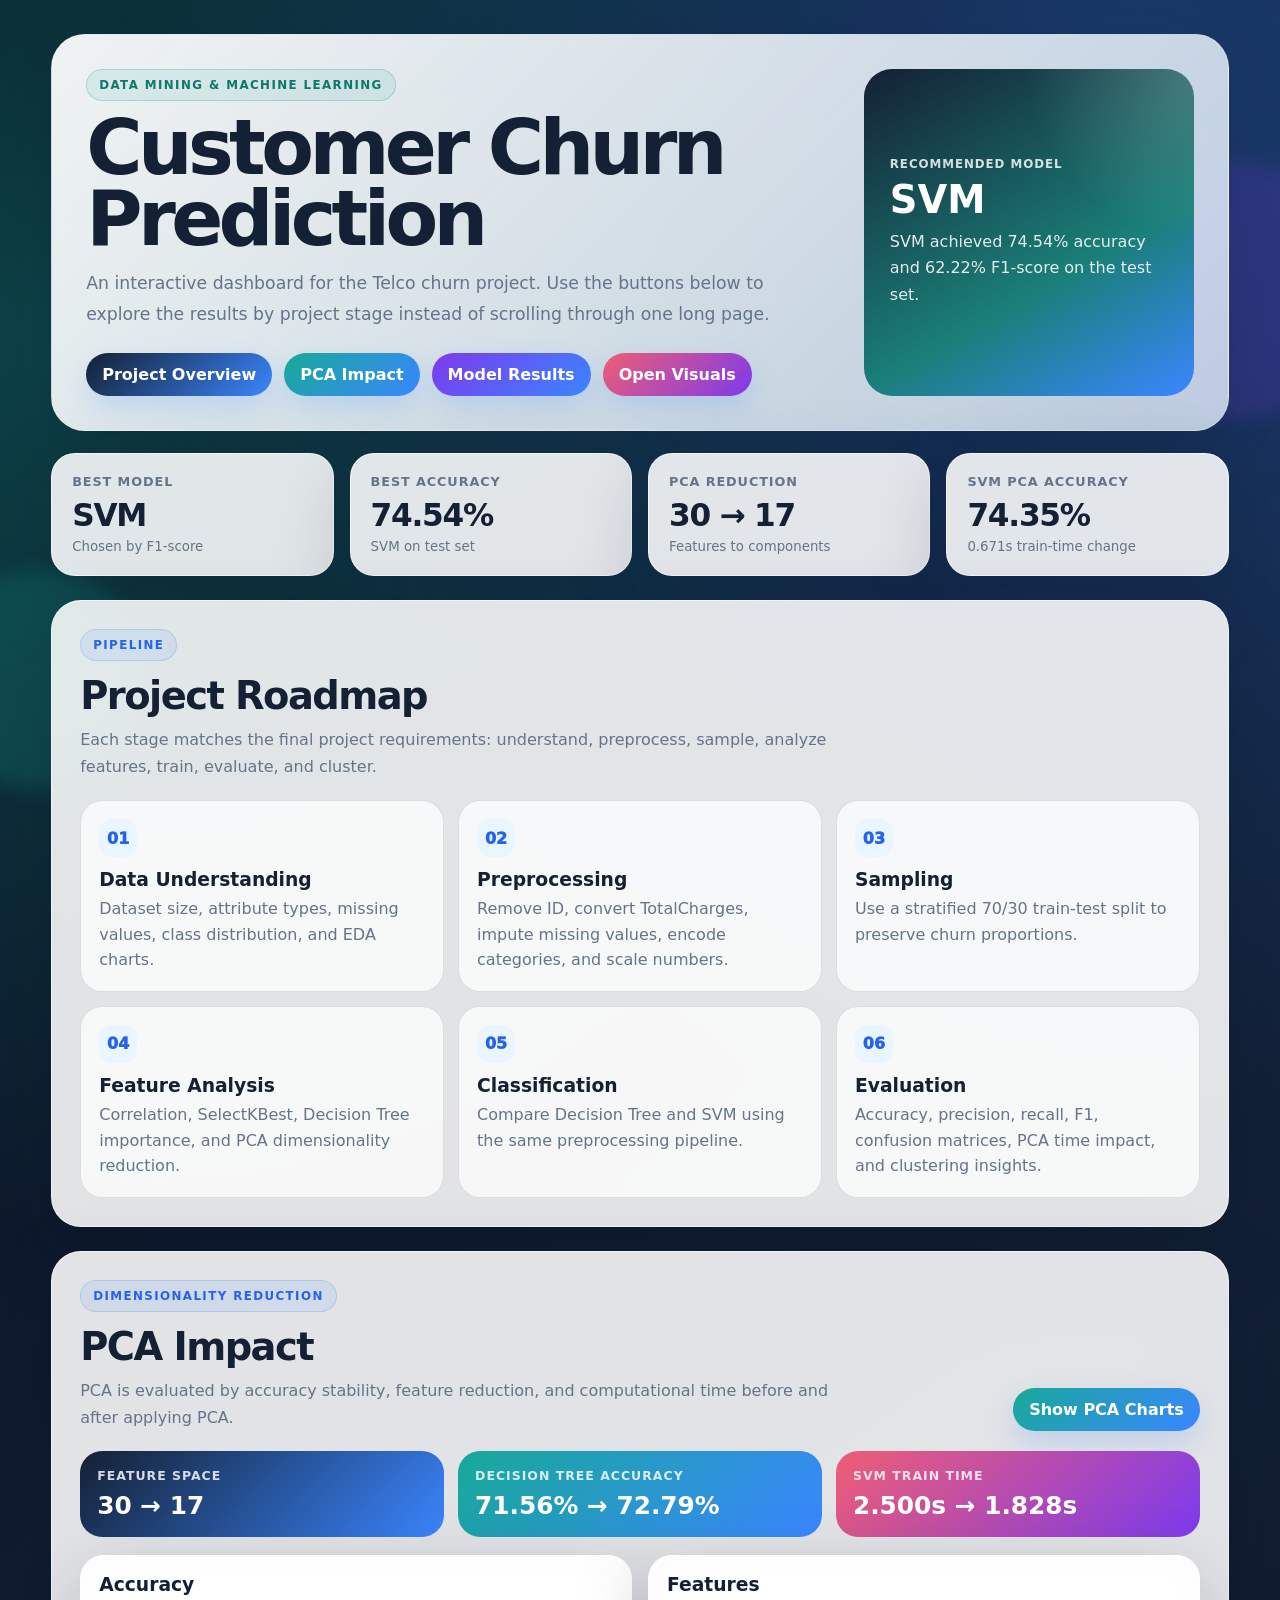
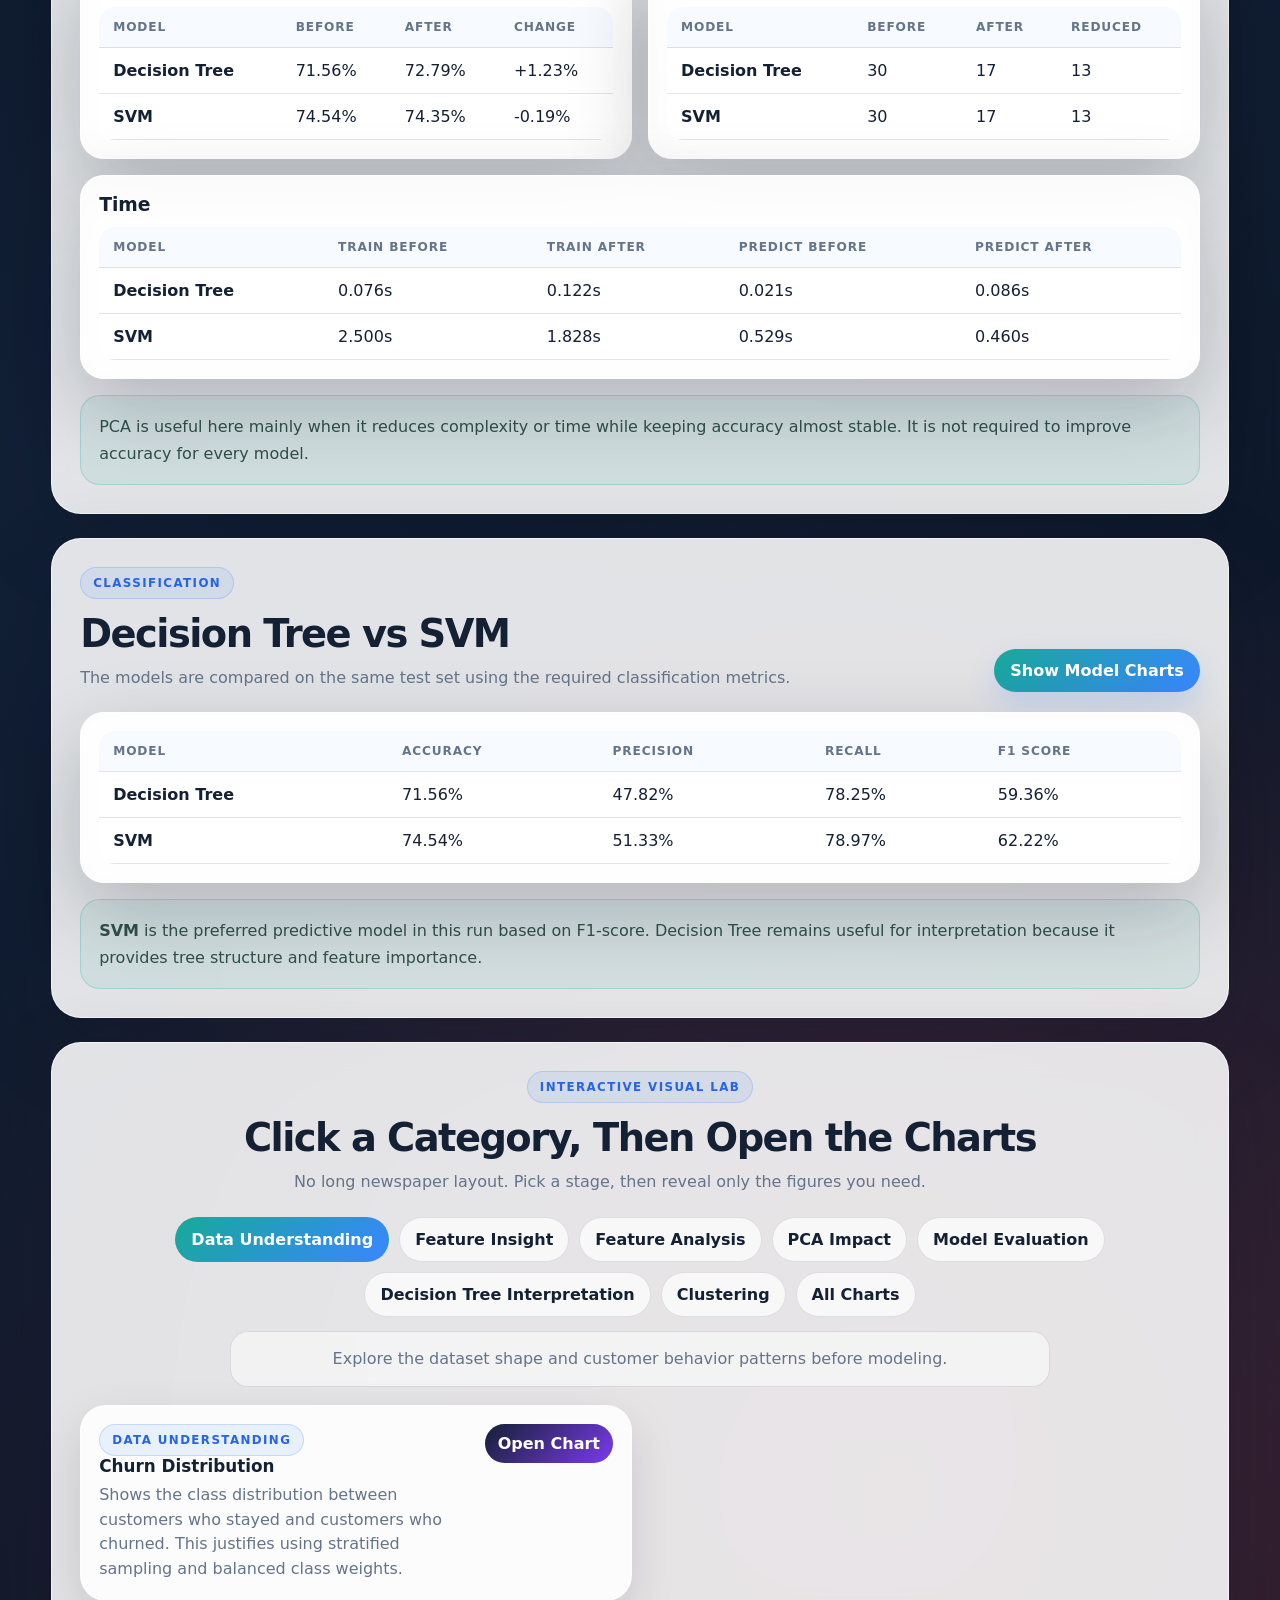
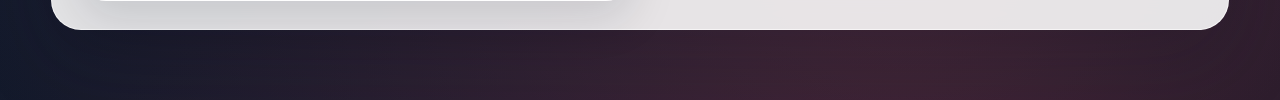
<file: dashboard/index.html>
<!DOCTYPE html>
<html lang="en">
<head>
  <meta charset="UTF-8" />
  <meta name="viewport" content="width=device-width, initial-scale=1.0" />
  <title>Customer Churn Prediction | Interactive Dashboard</title>
  <link rel="stylesheet" href="style.css" />
</head>
<body>
  <div class="orb orb-one"></div>
  <div class="orb orb-two"></div>

  <main class="app-shell">
    <section class="hero-card">
      <div class="hero-text">
        <span class="pill">Data Mining & Machine Learning</span>
        <h1>Customer Churn Prediction</h1>
        <p>
          An interactive dashboard for the Telco churn project. Use the buttons below to explore the results by project stage instead of scrolling through one long page.
        </p>
        <div class="hero-actions">
          <button class="jump-btn" data-target="overview">Project Overview</button>
          <button class="jump-btn" data-target="pca">PCA Impact</button>
          <button class="jump-btn" data-target="models">Model Results</button>
          <button class="jump-btn" data-target="visuals">Open Visuals</button>
        </div>
      </div>
      <div class="hero-panel">
        <span>Recommended Model</span>
        <strong id="heroBestModel">Loading...</strong>
        <p id="heroBestText">Results will appear when the dashboard data is loaded.</p>
      </div>
    </section>

    <section class="metric-strip" id="metricCards" aria-label="Key project metrics"></section>

    <section class="glass-panel" id="overview">
      <div class="section-heading">
        <span class="pill dark">Pipeline</span>
        <h2>Project Roadmap</h2>
        <p>Each stage matches the final project requirements: understand, preprocess, sample, analyze features, train, evaluate, and cluster.</p>
      </div>
      <div class="step-grid">
        <article><span>01</span><h3>Data Understanding</h3><p>Dataset size, attribute types, missing values, class distribution, and EDA charts.</p></article>
        <article><span>02</span><h3>Preprocessing</h3><p>Remove ID, convert TotalCharges, impute missing values, encode categories, and scale numbers.</p></article>
        <article><span>03</span><h3>Sampling</h3><p>Use a stratified 70/30 train-test split to preserve churn proportions.</p></article>
        <article><span>04</span><h3>Feature Analysis</h3><p>Correlation, SelectKBest, Decision Tree importance, and PCA dimensionality reduction.</p></article>
        <article><span>05</span><h3>Classification</h3><p>Compare Decision Tree and SVM using the same preprocessing pipeline.</p></article>
        <article><span>06</span><h3>Evaluation</h3><p>Accuracy, precision, recall, F1, confusion matrices, PCA time impact, and clustering insights.</p></article>
      </div>
    </section>

    <section class="glass-panel" id="pca">
      <div class="section-heading split">
        <div>
          <span class="pill dark">Dimensionality Reduction</span>
          <h2>PCA Impact</h2>
          <p>PCA is evaluated by accuracy stability, feature reduction, and computational time before and after applying PCA.</p>
        </div>
        <button class="primary-btn" data-open-category="PCA Impact">Show PCA Charts</button>
      </div>
      <div class="mini-summary" id="pcaSummary"></div>
      <div class="table-grid">
        <div class="table-card">
          <h3>Accuracy</h3>
          <table><thead><tr><th>Model</th><th>Before</th><th>After</th><th>Change</th></tr></thead><tbody id="pcaAccuracyTable"></tbody></table>
        </div>
        <div class="table-card">
          <h3>Features</h3>
          <table><thead><tr><th>Model</th><th>Before</th><th>After</th><th>Reduced</th></tr></thead><tbody id="pcaFeatureTable"></tbody></table>
        </div>
        <div class="table-card wide">
          <h3>Time</h3>
          <table>
            <thead><tr><th>Model</th><th>Train Before</th><th>Train After</th><th>Predict Before</th><th>Predict After</th></tr></thead>
            <tbody id="pcaTimeTable"></tbody>
          </table>
        </div>
      </div>
      <div class="callout">
        PCA is useful here mainly when it reduces complexity or time while keeping accuracy almost stable. It is not required to improve accuracy for every model.
      </div>
    </section>

    <section class="glass-panel" id="models">
      <div class="section-heading split">
        <div>
          <span class="pill dark">Classification</span>
          <h2>Decision Tree vs SVM</h2>
          <p>The models are compared on the same test set using the required classification metrics.</p>
        </div>
        <button class="primary-btn" data-open-category="Model Evaluation">Show Model Charts</button>
      </div>
      <div class="table-card full-width">
        <table>
          <thead><tr><th>Model</th><th>Accuracy</th><th>Precision</th><th>Recall</th><th>F1 Score</th></tr></thead>
          <tbody id="resultsTable"></tbody>
        </table>
      </div>
      <div class="callout" id="bestModel"></div>
    </section>

    <section class="visual-lab" id="visuals">
      <div class="section-heading center">
        <span class="pill dark">Interactive Visual Lab</span>
        <h2>Click a Category, Then Open the Charts</h2>
        <p>No long newspaper layout. Pick a stage, then reveal only the figures you need.</p>
      </div>
      <div class="tab-bar" id="tabBar"></div>
      <div class="active-category" id="activeCategoryNote"></div>
      <div class="chart-grid" id="gallery"></div>
    </section>
  </main>

  <script src="latest_results.js"></script>
  <script src="script.js"></script>
</body>
</html>
</file>
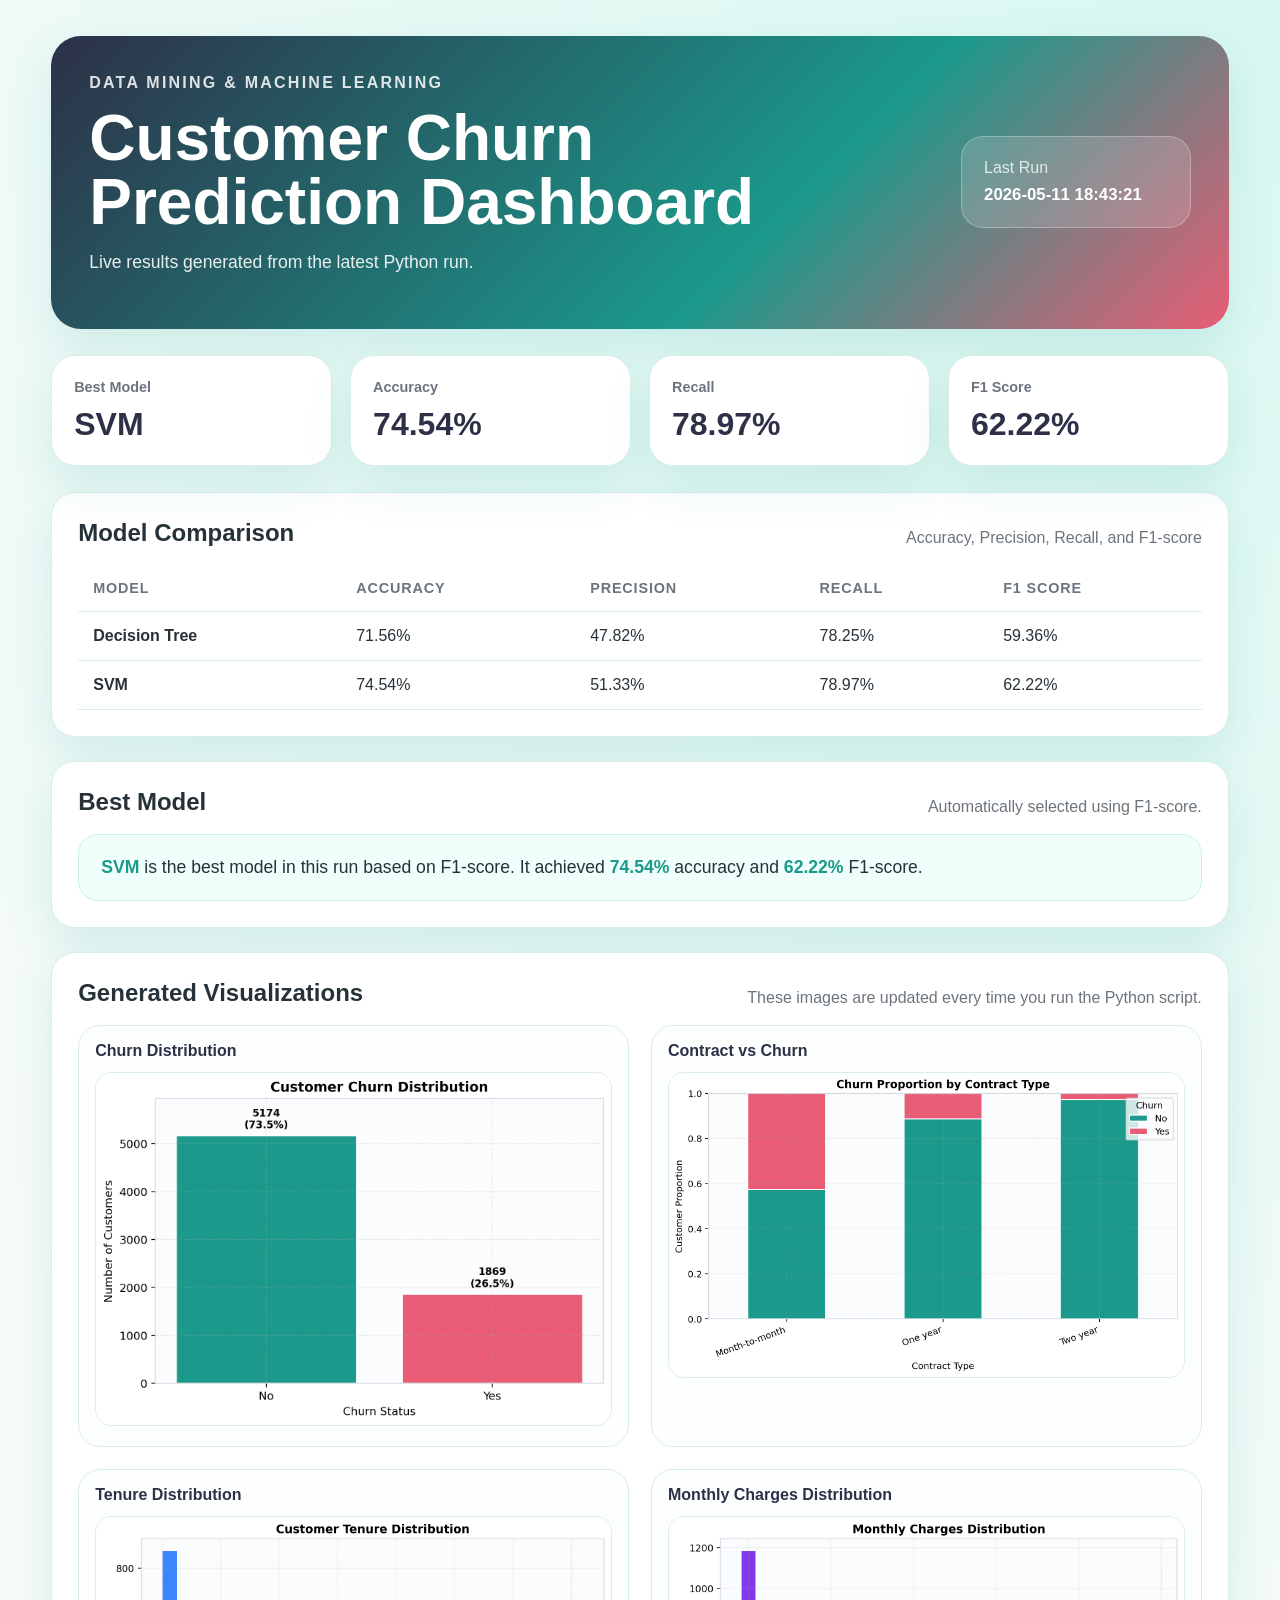
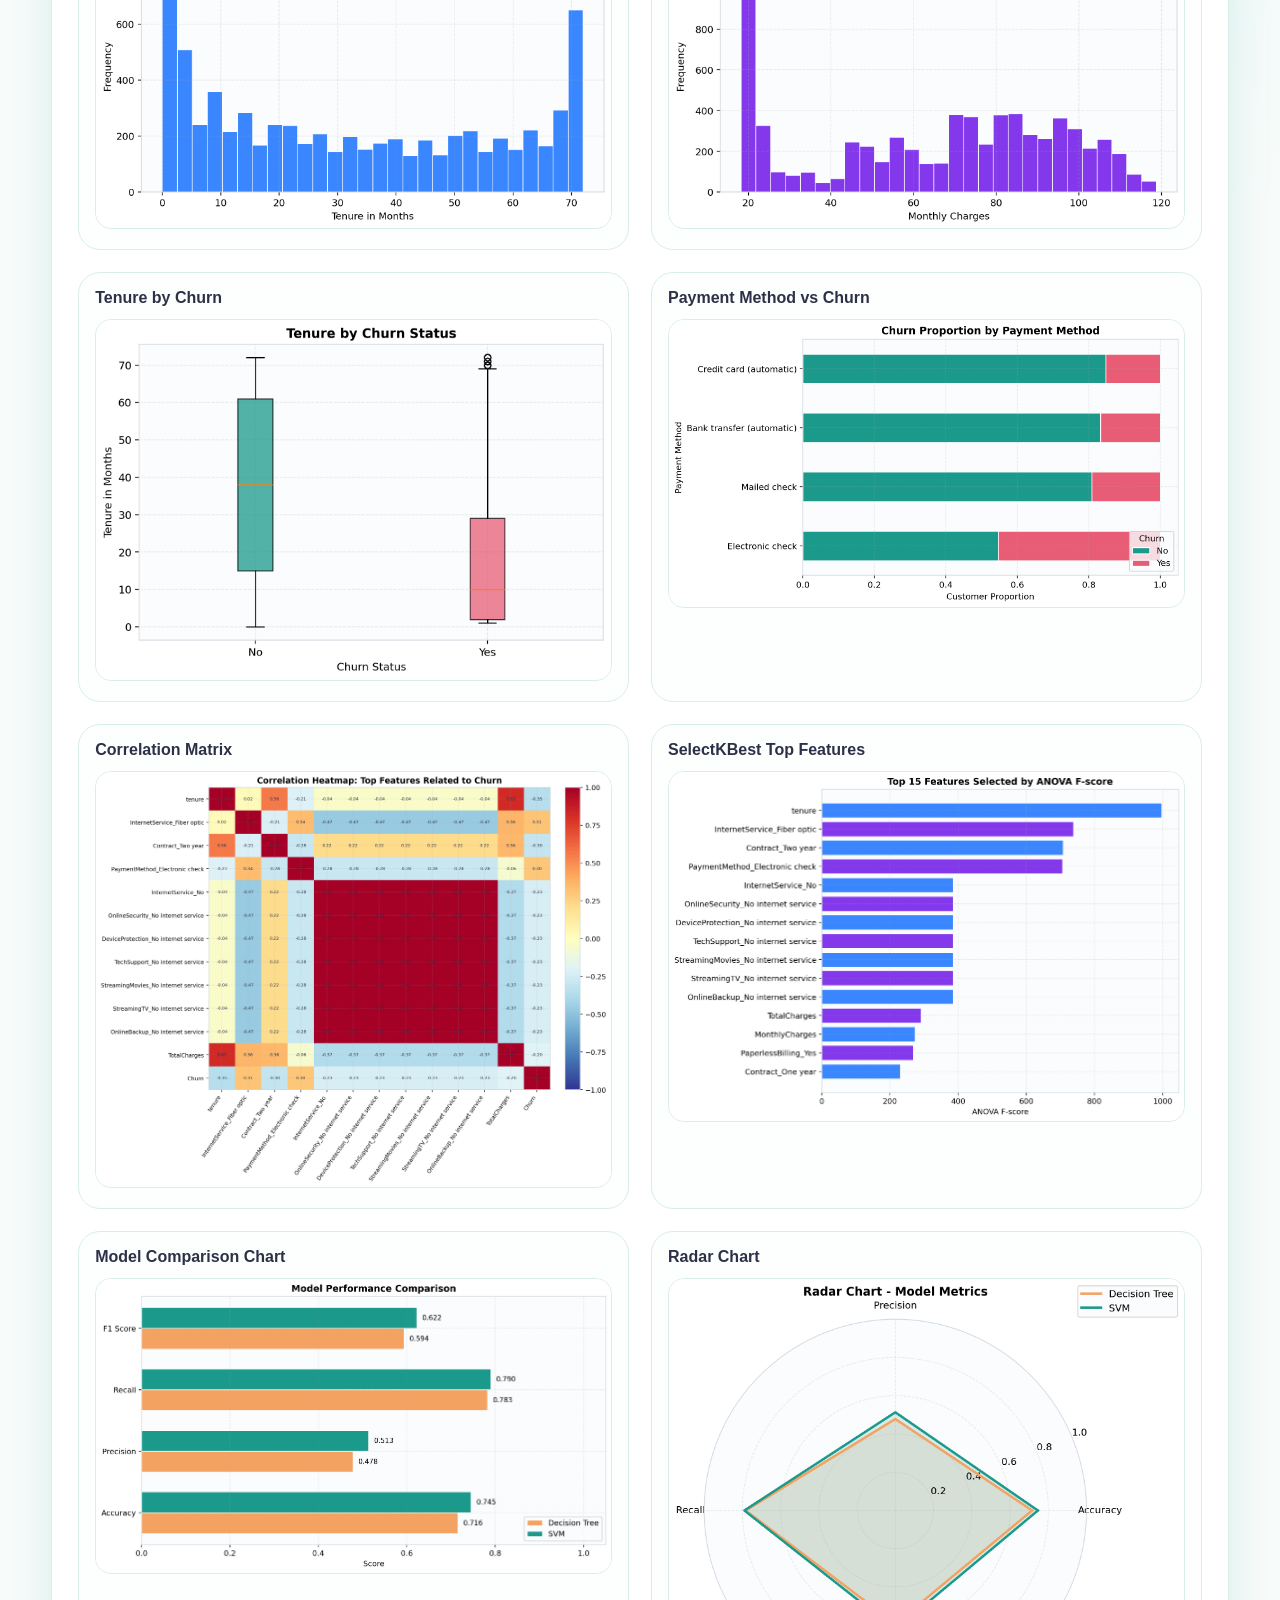
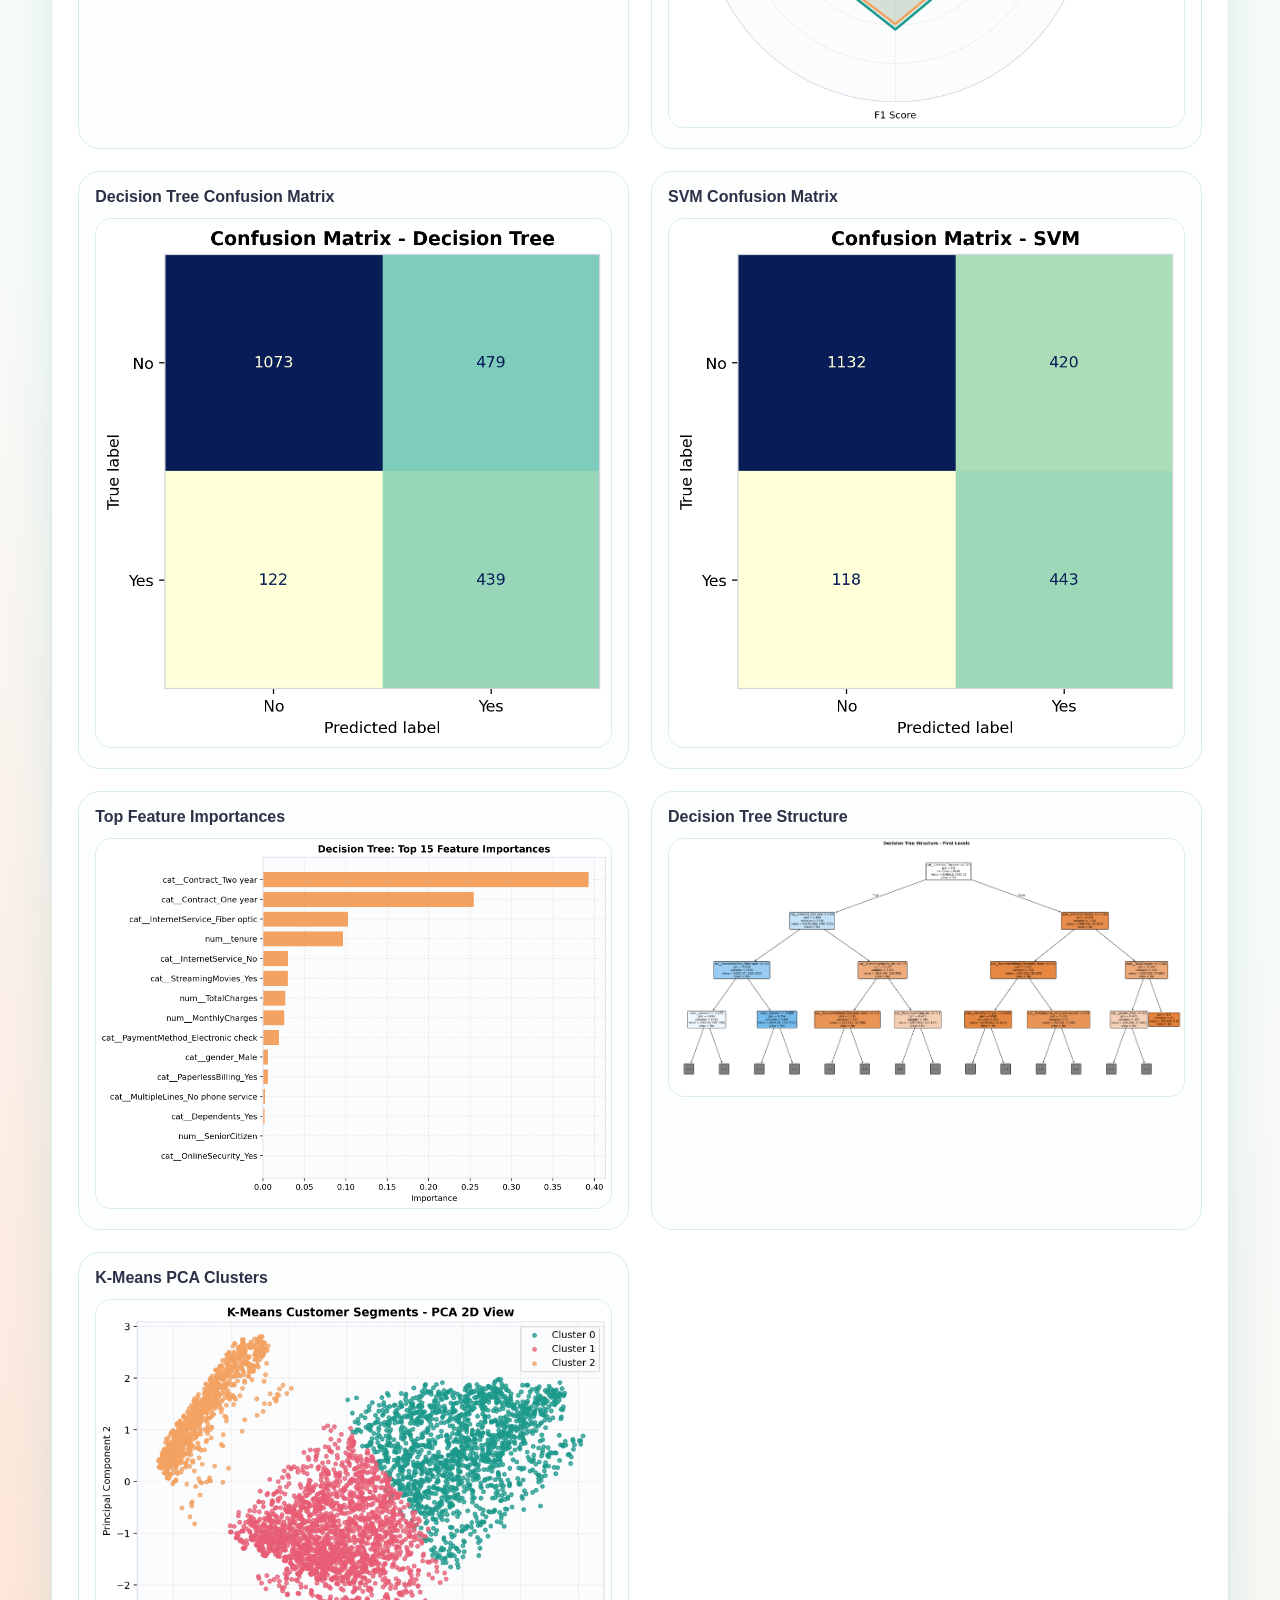
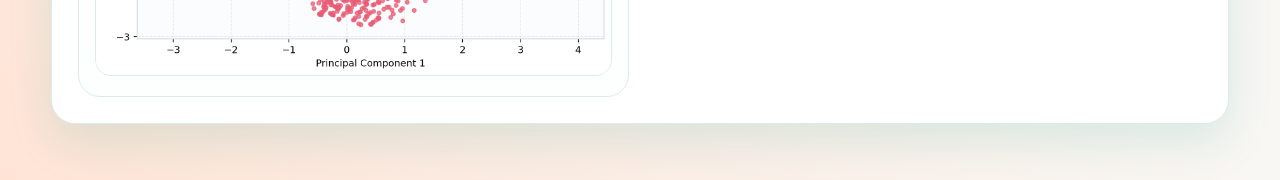
<file: Customer-Churn-Prediction-ML/dashboard/index.html>
<!DOCTYPE html>
<html lang="en">
<head>
  <meta charset="UTF-8" />
  <meta name="viewport" content="width=device-width, initial-scale=1.0" />
  <title>Customer Churn ML Dashboard</title>
  <link rel="stylesheet" href="style.css" />
</head>
<body>
  <main class="page">
    <section class="hero">
      <div>
        <p class="eyebrow">Data Mining & Machine Learning</p>
        <h1>Customer Churn Prediction Dashboard</h1>
        <p class="subtitle">Live results generated from the latest Python run.</p>
      </div>
      <div class="status-card">
        <span>Last Run</span>
        <strong id="lastRun">Waiting for results...</strong>
      </div>
    </section>

    <section class="cards" id="metricCards"></section>

    <section class="panel">
      <div class="panel-header">
        <h2>Model Comparison</h2>
        <p>Accuracy, Precision, Recall, and F1-score</p>
      </div>
      <div class="table-wrap">
        <table>
          <thead>
            <tr>
              <th>Model</th>
              <th>Accuracy</th>
              <th>Precision</th>
              <th>Recall</th>
              <th>F1 Score</th>
            </tr>
          </thead>
          <tbody id="resultsTable"></tbody>
        </table>
      </div>
    </section>

    <section class="panel">
      <div class="panel-header">
        <h2>Best Model</h2>
        <p>Automatically selected using F1-score.</p>
      </div>
      <div id="bestModel" class="best-box"></div>
    </section>

    <section class="panel">
      <div class="panel-header">
        <h2>Generated Visualizations</h2>
        <p>These images are updated every time you run the Python script.</p>
      </div>
      <div class="gallery" id="gallery"></div>
    </section>
  </main>

  <script src="latest_results.js"></script>
  <script src="script.js"></script>
</body>
</html>
</file>
<file: dashboard/style.css>
:root {
  --bg: #08111f;
  --panel: rgba(255, 255, 255, 0.88);
  --panel-strong: #ffffff;
  --text: #142033;
  --muted: #64748b;
  --line: rgba(20, 32, 51, 0.12);
  --navy: #142033;
  --teal: #18a999;
  --blue: #3a86ff;
  --purple: #7c3aed;
  --coral: #ef5d75;
  --gold: #f4a261;
  --soft: #f7fbff;
  --shadow: 0 28px 80px rgba(7, 17, 31, 0.22);
}

* { box-sizing: border-box; }
html { scroll-behavior: smooth; }
body {
  margin: 0;
  min-height: 100vh;
  font-family: Inter, ui-sans-serif, system-ui, -apple-system, BlinkMacSystemFont, "Segoe UI", Arial, sans-serif;
  color: var(--text);
  background:
    radial-gradient(circle at 5% 10%, rgba(24, 169, 153, 0.32), transparent 28%),
    radial-gradient(circle at 88% 4%, rgba(58, 134, 255, 0.34), transparent 30%),
    radial-gradient(circle at 70% 94%, rgba(239, 93, 117, 0.28), transparent 32%),
    linear-gradient(145deg, #07111f 0%, #122036 50%, #08111f 100%);
  overflow-x: hidden;
}

.orb {
  position: fixed;
  border-radius: 999px;
  filter: blur(10px);
  opacity: 0.45;
  pointer-events: none;
  z-index: 0;
}
.orb-one { width: 260px; height: 260px; right: -80px; top: 160px; background: rgba(124, 58, 237, 0.45); }
.orb-two { width: 220px; height: 220px; left: -70px; bottom: 110px; background: rgba(24, 169, 153, 0.45); }

.app-shell {
  position: relative;
  z-index: 1;
  width: min(1180px, 92%);
  margin: 0 auto;
  padding: 34px 0 70px;
}

.hero-card {
  display: grid;
  grid-template-columns: minmax(0, 1fr) 330px;
  gap: 24px;
  align-items: stretch;
  padding: 34px;
  border: 1px solid rgba(255, 255, 255, 0.18);
  border-radius: 34px;
  background: linear-gradient(135deg, rgba(255,255,255,0.94), rgba(232,245,255,0.78));
  box-shadow: var(--shadow);
  backdrop-filter: blur(18px);
}

.hero-text h1 {
  margin: 12px 0 14px;
  max-width: 780px;
  font-size: clamp(2.4rem, 6vw, 5.2rem);
  line-height: 0.92;
  letter-spacing: -0.06em;
  color: var(--navy);
}
.hero-text p {
  max-width: 720px;
  margin: 0;
  font-size: 1.08rem;
  line-height: 1.75;
  color: var(--muted);
}
.pill {
  display: inline-flex;
  align-items: center;
  width: fit-content;
  border: 1px solid rgba(24, 169, 153, 0.28);
  border-radius: 999px;
  padding: 8px 12px;
  background: rgba(24, 169, 153, 0.10);
  color: #0f766e;
  font-size: 0.74rem;
  font-weight: 900;
  letter-spacing: 0.12em;
  text-transform: uppercase;
}
.pill.dark { color: #2563eb; background: rgba(58, 134, 255, 0.10); border-color: rgba(58, 134, 255, 0.22); }

.hero-actions {
  display: flex;
  flex-wrap: wrap;
  gap: 12px;
  margin-top: 24px;
}
button, .jump-btn, .primary-btn {
  border: 0;
  cursor: pointer;
  font: inherit;
}
.jump-btn, .primary-btn {
  border-radius: 999px;
  padding: 12px 16px;
  font-weight: 850;
  color: white;
  background: linear-gradient(135deg, var(--navy), var(--blue));
  box-shadow: 0 12px 28px rgba(58, 134, 255, 0.20);
  transition: transform 0.18s ease, box-shadow 0.18s ease, opacity 0.18s ease;
}
.jump-btn:nth-child(2), .primary-btn { background: linear-gradient(135deg, var(--teal), var(--blue)); }
.jump-btn:nth-child(3) { background: linear-gradient(135deg, var(--purple), var(--blue)); }
.jump-btn:nth-child(4) { background: linear-gradient(135deg, var(--coral), var(--purple)); }
.jump-btn:hover, .primary-btn:hover { transform: translateY(-2px); box-shadow: 0 18px 38px rgba(58, 134, 255, 0.28); }

.hero-panel {
  display: flex;
  flex-direction: column;
  justify-content: center;
  min-height: 260px;
  padding: 26px;
  border-radius: 28px;
  color: white;
  background:
    radial-gradient(circle at top right, rgba(255,255,255,0.20), transparent 36%),
    linear-gradient(150deg, #142033 0%, #1a7f78 62%, #3a86ff 100%);
}
.hero-panel span { opacity: 0.82; font-weight: 850; letter-spacing: .08em; text-transform: uppercase; font-size: .74rem; }
.hero-panel strong { margin: 10px 0; font-size: 2.4rem; line-height: 1; }
.hero-panel p { margin: 0; line-height: 1.65; opacity: 0.88; }

.metric-strip {
  display: grid;
  grid-template-columns: repeat(4, 1fr);
  gap: 16px;
  margin: 22px 0;
}
.metric-card, .glass-panel, .visual-lab, .table-card {
  border: 1px solid rgba(255,255,255,0.62);
  background: var(--panel);
  box-shadow: var(--shadow);
  backdrop-filter: blur(18px);
}
.metric-card {
  padding: 20px;
  border-radius: 24px;
}
.metric-card span { display: block; color: var(--muted); font-weight: 850; font-size: .8rem; letter-spacing: .07em; text-transform: uppercase; }
.metric-card strong { display: block; margin: 8px 0 3px; font-size: 1.95rem; color: var(--navy); letter-spacing: -0.04em; }
.metric-card small { color: var(--muted); }

.glass-panel, .visual-lab {
  margin-top: 24px;
  padding: 28px;
  border-radius: 30px;
}
.section-heading { margin-bottom: 20px; }
.section-heading.center { text-align: center; max-width: 820px; margin: 0 auto 22px; }
.section-heading.split { display: flex; align-items: end; justify-content: space-between; gap: 22px; }
.section-heading h2 {
  margin: 12px 0 8px;
  color: var(--navy);
  font-size: clamp(1.7rem, 3vw, 2.5rem);
  letter-spacing: -0.04em;
}
.section-heading p { margin: 0; max-width: 760px; color: var(--muted); line-height: 1.7; }

.step-grid {
  display: grid;
  grid-template-columns: repeat(3, 1fr);
  gap: 14px;
}
.step-grid article {
  padding: 18px;
  border: 1px solid var(--line);
  border-radius: 22px;
  background: rgba(255,255,255,0.72);
}
.step-grid span {
  display: inline-flex;
  align-items: center;
  justify-content: center;
  width: 38px;
  height: 38px;
  border-radius: 14px;
  background: #eaf6ff;
  color: #2563eb;
  font-weight: 950;
}
.step-grid h3 { margin: 12px 0 6px; color: var(--navy); }
.step-grid p { margin: 0; line-height: 1.6; color: var(--muted); }

.mini-summary {
  display: grid;
  grid-template-columns: repeat(3, 1fr);
  gap: 14px;
  margin-bottom: 18px;
}
.summary-chip {
  border-radius: 22px;
  padding: 17px;
  color: white;
  background: linear-gradient(135deg, #142033, #3a86ff);
}
.summary-chip:nth-child(2) { background: linear-gradient(135deg, #18a999, #3a86ff); }
.summary-chip:nth-child(3) { background: linear-gradient(135deg, #ef5d75, #7c3aed); }
.summary-chip span { display: block; opacity: .82; font-size: .78rem; text-transform: uppercase; letter-spacing: .08em; font-weight: 850; }
.summary-chip strong { display: block; margin-top: 8px; font-size: 1.55rem; }

.table-grid { display: grid; grid-template-columns: repeat(2, 1fr); gap: 16px; }
.table-card {
  padding: 18px;
  border-radius: 24px;
  overflow-x: auto;
}
.table-card.wide, .table-card.full-width { grid-column: 1 / -1; }
.table-card h3 { margin: 0 0 12px; color: var(--navy); }
table { width: 100%; border-collapse: collapse; overflow: hidden; border-radius: 16px; background: white; }
th, td { padding: 13px 14px; border-bottom: 1px solid var(--line); text-align: left; white-space: nowrap; }
th { color: var(--muted); background: #f7fbff; text-transform: uppercase; letter-spacing: .07em; font-size: .76rem; }
td strong { color: var(--navy); }
.callout {
  margin-top: 16px;
  padding: 17px 18px;
  border: 1px solid rgba(24, 169, 153, 0.24);
  border-radius: 20px;
  background: rgba(24, 169, 153, 0.08);
  color: #315047;
  line-height: 1.7;
}

.tab-bar {
  display: flex;
  flex-wrap: wrap;
  justify-content: center;
  gap: 10px;
  margin: 22px 0 14px;
}
.tab-btn {
  padding: 12px 15px;
  border-radius: 999px;
  background: rgba(255,255,255,0.75);
  color: var(--navy);
  font-weight: 900;
  border: 1px solid var(--line);
  transition: transform .18s ease, background .18s ease, color .18s ease;
}
.tab-btn:hover { transform: translateY(-2px); }
.tab-btn.active { color: white; background: linear-gradient(135deg, var(--teal), var(--blue)); border-color: transparent; }
.active-category {
  min-height: 48px;
  max-width: 820px;
  margin: 0 auto 18px;
  padding: 14px 18px;
  border-radius: 18px;
  text-align: center;
  line-height: 1.6;
  color: var(--muted);
  background: rgba(255,255,255,0.56);
  border: 1px solid var(--line);
}
.chart-grid {
  display: grid;
  grid-template-columns: repeat(2, 1fr);
  gap: 16px;
}
.chart-card {
  border-radius: 26px;
  overflow: hidden;
  background: rgba(255,255,255,0.90);
  border: 1px solid rgba(255,255,255,0.66);
  box-shadow: 0 18px 46px rgba(7, 17, 31, 0.13);
}
.chart-top {
  display: flex;
  align-items: flex-start;
  justify-content: space-between;
  gap: 16px;
  padding: 18px;
}
.chart-title { margin: 0; color: var(--navy); font-size: 1.05rem; }
.chart-meta { margin: 7px 0 0; color: var(--muted); line-height: 1.55; }
.open-chart-btn {
  flex: 0 0 auto;
  border-radius: 999px;
  padding: 10px 13px;
  color: white;
  font-weight: 900;
  background: linear-gradient(135deg, var(--navy), var(--purple));
}
.chart-body {
  display: none;
  padding: 0 18px 18px;
}
.chart-card.open .chart-body { display: block; animation: reveal .22s ease; }
.chart-card.open .open-chart-btn { background: linear-gradient(135deg, var(--coral), var(--purple)); }
.chart-body img {
  width: 100%;
  display: block;
  border-radius: 18px;
  border: 1px solid var(--line);
  background: white;
}
.chart-body .caption {
  margin: 12px 0 0;
  padding: 12px 14px;
  border-radius: 16px;
  color: #334155;
  background: #f8fbff;
  line-height: 1.65;
}
@keyframes reveal { from { opacity: 0; transform: translateY(-6px); } to { opacity: 1; transform: translateY(0); } }

.error-box {
  margin: 60px auto;
  width: min(720px, 92%);
  padding: 24px;
  border-radius: 24px;
  background: #fff3f3;
  color: #991b1b;
}

@media (max-width: 980px) {
  .hero-card { grid-template-columns: 1fr; }
  .metric-strip { grid-template-columns: repeat(2, 1fr); }
  .step-grid { grid-template-columns: repeat(2, 1fr); }
  .mini-summary, .table-grid, .chart-grid { grid-template-columns: 1fr; }
  .section-heading.split { display: block; }
  .section-heading.split .primary-btn { margin-top: 16px; }
}
@media (max-width: 560px) {
  .app-shell { width: 94%; padding-top: 18px; }
  .hero-card, .glass-panel, .visual-lab { padding: 20px; border-radius: 24px; }
  .metric-strip, .step-grid { grid-template-columns: 1fr; }
  .chart-top { display: block; }
  .open-chart-btn { margin-top: 12px; }
  th, td { padding: 11px 12px; }
}
</file>
<file: Customer-Churn-Prediction-ML/dashboard/style.css>
:root {
  --bg: #f7fbfa;
  --card: #ffffff;
  --text: #263238;
  --muted: #6c757d;
  --line: #d9eee9;
  --blue: #1b998b;
  --dark-blue: #2d3047;
  --shadow: 0 18px 45px rgba(27, 153, 139, 0.14);
}

* { box-sizing: border-box; }

body {
  margin: 0;
  font-family: Arial, Helvetica, sans-serif;
  color: var(--text);
  background: radial-gradient(circle at top right, #d7f7f0, transparent 35%), radial-gradient(circle at bottom left, #ffe4d6, transparent 30%), var(--bg);
}

.page {
  width: min(1180px, 92%);
  margin: 0 auto;
  padding: 36px 0 56px;
}

.hero {
  min-height: 260px;
  border-radius: 30px;
  padding: 38px;
  display: flex;
  align-items: center;
  justify-content: space-between;
  gap: 28px;
  background: linear-gradient(135deg, #2d3047, #1b998b 62%, #e85d75);
  color: white;
  box-shadow: var(--shadow);
}

.eyebrow {
  text-transform: uppercase;
  letter-spacing: 0.14em;
  font-weight: 700;
  opacity: 0.85;
  margin: 0 0 14px;
}

h1 {
  font-size: clamp(2rem, 5vw, 4rem);
  line-height: 1;
  margin: 0;
  max-width: 760px;
}

.subtitle {
  font-size: 1.1rem;
  opacity: 0.9;
  margin-top: 18px;
}

.status-card {
  min-width: 230px;
  padding: 22px;
  border: 1px solid rgba(255,255,255,0.28);
  border-radius: 22px;
  background: rgba(255,255,255,0.15);
  backdrop-filter: blur(8px);
}

.status-card span { display: block; opacity: 0.8; margin-bottom: 8px; }
.status-card strong { display: block; font-size: 1.05rem; }

.cards {
  display: grid;
  grid-template-columns: repeat(4, 1fr);
  gap: 18px;
  margin: 26px 0;
}

.card, .panel {
  background: var(--card);
  border: 1px solid var(--line);
  border-radius: 24px;
  box-shadow: var(--shadow);
}

.card {
  padding: 22px;
}

.card span {
  color: var(--muted);
  font-weight: 700;
  font-size: 0.9rem;
}

.card strong {
  display: block;
  font-size: 2rem;
  margin-top: 10px;
  color: var(--dark-blue);
}

.panel {
  padding: 26px;
  margin-top: 24px;
}

.panel-header {
  display: flex;
  align-items: flex-end;
  justify-content: space-between;
  gap: 20px;
  margin-bottom: 18px;
}

.panel-header h2 { margin: 0; font-size: 1.5rem; }
.panel-header p { margin: 0; color: var(--muted); }

.table-wrap { overflow-x: auto; }

table {
  width: 100%;
  border-collapse: collapse;
}

th, td {
  padding: 15px;
  border-bottom: 1px solid var(--line);
  text-align: left;
}

th {
  color: var(--muted);
  font-size: 0.9rem;
  text-transform: uppercase;
  letter-spacing: 0.06em;
}

.best-box {
  padding: 22px;
  border-radius: 20px;
  background: #f0fffb;
  border: 1px solid #c8efe7;
  font-size: 1.1rem;
}

.best-box strong { color: var(--blue); }

.gallery {
  display: grid;
  grid-template-columns: repeat(2, 1fr);
  gap: 22px;
}

.figure-card {
  border: 1px solid var(--line);
  border-radius: 22px;
  padding: 16px;
  background: #fcfffe;
}

.figure-card h3 {
  margin: 0 0 12px;
  font-size: 1rem;
  color: var(--dark-blue);
}

.figure-card img {
  width: 100%;
  border-radius: 16px;
  border: 1px solid var(--line);
  background: white;
}

.error {
  padding: 22px;
  background: #fff3f3;
  border: 1px solid #ffd0d0;
  border-radius: 18px;
  color: #8b1d1d;
}

@media (max-width: 900px) {
  .hero { flex-direction: column; align-items: flex-start; }
  .cards { grid-template-columns: repeat(2, 1fr); }
  .gallery { grid-template-columns: 1fr; }
}

@media (max-width: 560px) {
  .cards { grid-template-columns: 1fr; }
  .panel-header { display: block; }
}
</file>
